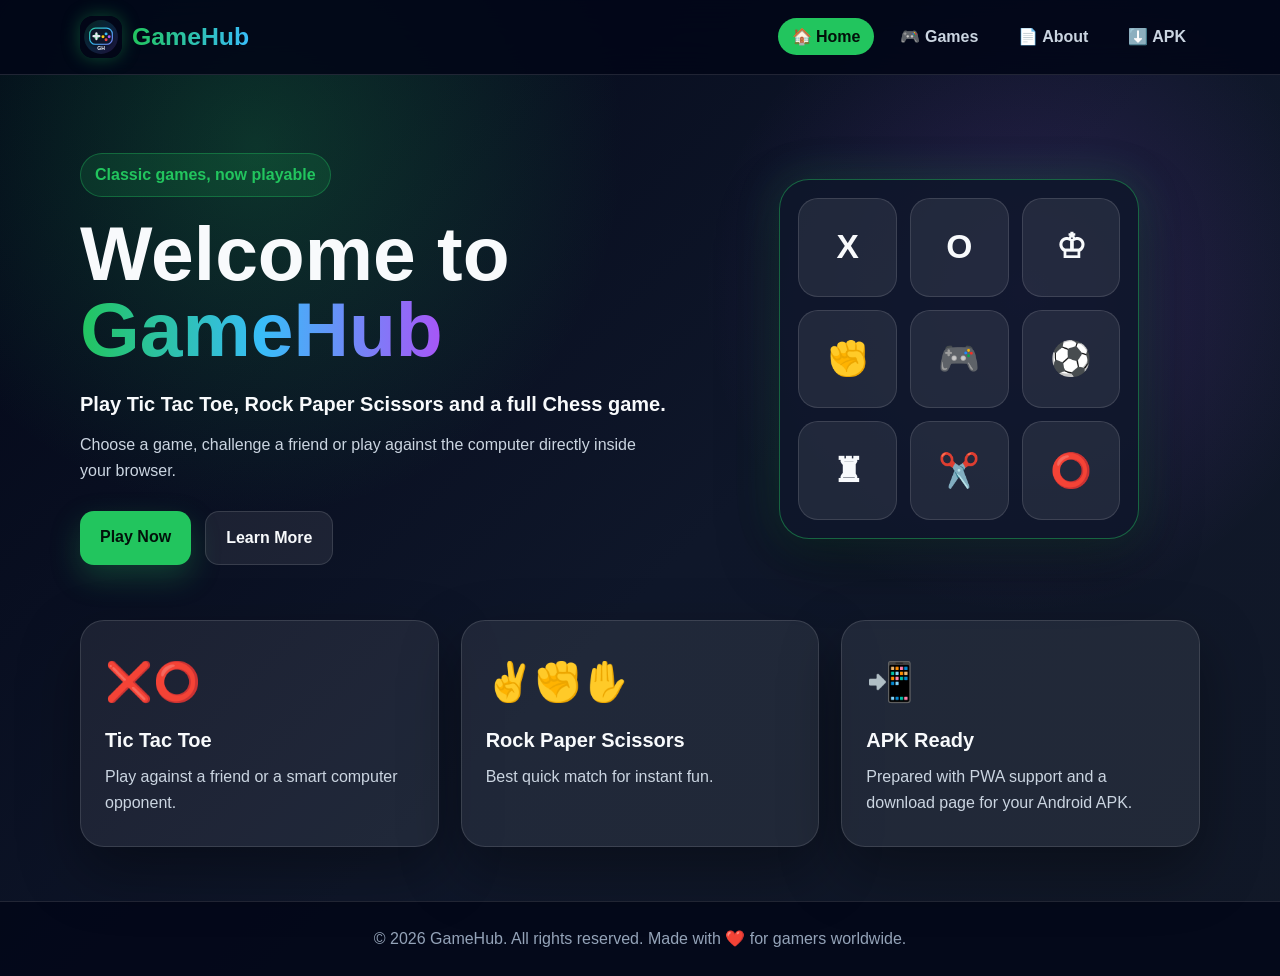
<file: index.html>
<!DOCTYPE html><html lang="en"><head>
<link rel="icon" type="image/svg+xml" href="assets/gamehub-logo.svg"><meta charset="UTF-8"><meta name="viewport" content="width=device-width, initial-scale=1.0"><title>GameHub - Play Browser Games</title><link rel="stylesheet" href="css/home.css"><script defer src="js/home.js"></script><link rel="manifest" href="manifest.json">
<meta name="theme-color" content="#22c55e">
</head><body>
<header class="site-header"><nav class="navbar"><a href="index.html" class="nav-logo"><img src="assets/gamehub-logo.svg" alt="GameHub Logo"><span>GameHub</span></a><button class="menu-toggle" aria-label="Open navigation menu"><span></span><span></span><span></span></button><ul class="nav-menu"><li><a href="index.html" class="nav-link active">🏠 Home</a></li><li><a href="games.html" class="nav-link">🎮 Games</a></li><li><a href="about.html" class="nav-link">📄 About</a></li><li><a href="download.html" class="nav-link">⬇️ APK</a></li></ul></nav></header>
<main><section class="hero"><div class="hero-text"><span class="eyebrow">Classic games, now playable</span><h1>Welcome to <span>GameHub</span></h1><p class="hero-subtitle">Play Tic Tac Toe, Rock Paper Scissors and a full Chess game.</p><p class="hero-description">Choose a game, challenge a friend or play against the computer directly inside your browser.</p><div class="hero-actions"><a href="games.html" class="btn btn-primary">Play Now</a><a href="about.html" class="btn btn-ghost">Learn More</a></div></div><div class="hero-art"><div class="board"><div>X</div><div>O</div><div>♔</div><div>✊</div><div>🎮</div><div>⚽</div><div>♜</div><div>✂️</div><div>⭕</div></div></div></section>
<section class="features"><article class="feature-card"><span>❌⭕</span><h2>Tic Tac Toe</h2><p>Play against a friend or a smart computer opponent.</p></article><article class="feature-card"><span>✌️✊✋</span><h2>Rock Paper Scissors</h2><p>Best quick match for instant fun.</p></article><article class="feature-card"><span>📲</span><h2>APK Ready</h2><p>Prepared with PWA support and a download page for your Android APK.</p></article></section></main>
<footer class="footer"><p>&copy; 2026 GameHub. All rights reserved. Made with ❤️ for gamers worldwide.</p></footer>
<script>
if ("serviceWorker" in navigator) {
  window.addEventListener("load", () => {
    navigator.serviceWorker.register("service-worker.js").catch(() => {});
  });
}
</script>

</body></html>
</file>
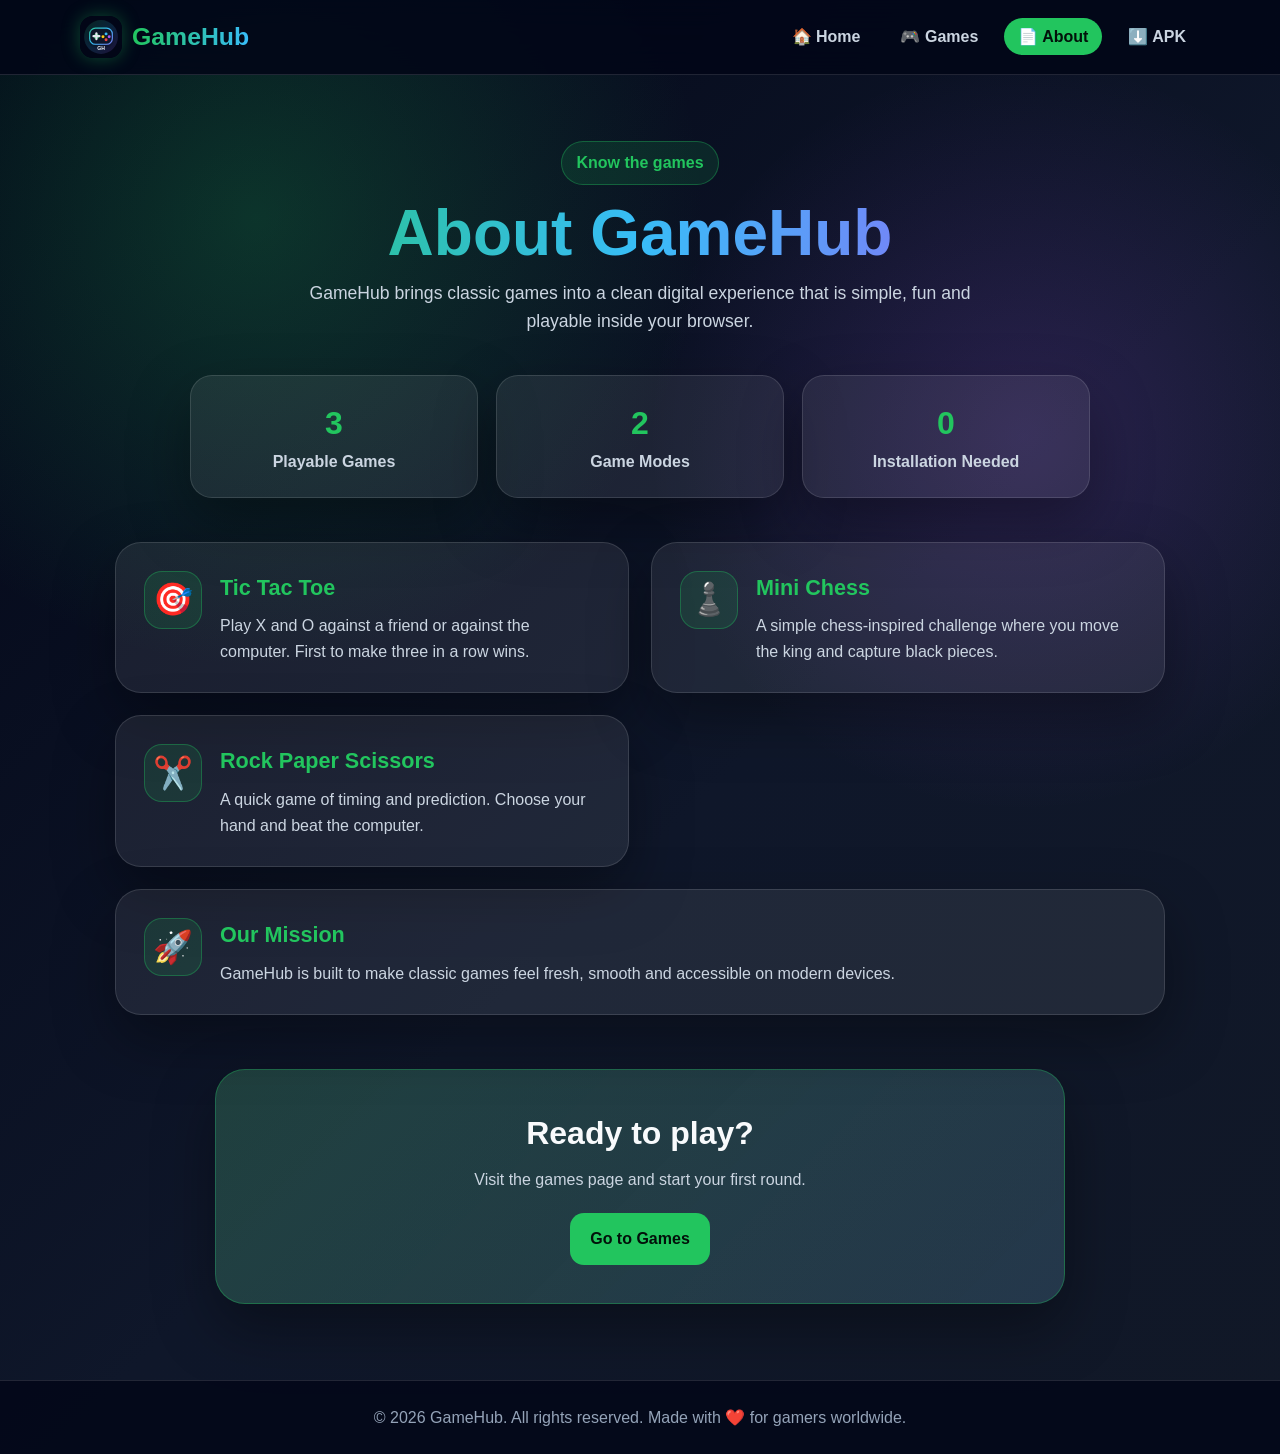
<file: about.html>
<!DOCTYPE html><html lang="en"><head>
<link rel="icon" type="image/svg+xml" href="assets/gamehub-logo.svg"><meta charset="UTF-8"><meta name="viewport" content="width=device-width, initial-scale=1.0"><title>About - GameHub</title><link rel="stylesheet" href="css/about.css"><script defer src="js/about.js"></script><link rel="manifest" href="manifest.json">
<meta name="theme-color" content="#22c55e">
</head><body>
<header class="site-header"><nav class="navbar"><a href="index.html" class="nav-logo"><img src="assets/gamehub-logo.svg" alt="GameHub Logo"><span>GameHub</span></a><button class="menu-toggle" aria-label="Open navigation menu"><span></span><span></span><span></span></button><ul class="nav-menu"><li><a href="index.html" class="nav-link">🏠 Home</a></li><li><a href="games.html" class="nav-link">🎮 Games</a></li><li><a href="about.html" class="nav-link active">📄 About</a></li><li><a href="download.html" class="nav-link">⬇️ APK</a></li></ul></nav></header>
<main><section class="about-hero"><span class="eyebrow">Know the games</span><h1>About GameHub</h1><p>GameHub brings classic games into a clean digital experience that is simple, fun and playable inside your browser.</p></section><section class="stats"><article><strong>3</strong><span>Playable Games</span></article><article><strong>2</strong><span>Game Modes</span></article><article><strong>0</strong><span>Installation Needed</span></article></section>
<section class="about-content"><article class="about-card"><div class="card-icon">🎯</div><div><h2>Tic Tac Toe</h2><p>Play X and O against a friend or against the computer. First to make three in a row wins.</p></div></article><article class="about-card"><div class="card-icon">♟️</div><div><h2>Mini Chess</h2><p>A simple chess-inspired challenge where you move the king and capture black pieces.</p></div></article><article class="about-card"><div class="card-icon">✂️</div><div><h2>Rock Paper Scissors</h2><p>A quick game of timing and prediction. Choose your hand and beat the computer.</p></div></article><article class="about-card wide"><div class="card-icon">🚀</div><div><h2>Our Mission</h2><p>GameHub is built to make classic games feel fresh, smooth and accessible on modern devices.</p></div></article></section><section class="cta"><h2>Ready to play?</h2><p>Visit the games page and start your first round.</p><a href="games.html" class="btn">Go to Games</a></section></main><button class="back-to-top" id="backToTop" aria-label="Back to top">↑</button><footer class="footer"><p>&copy; 2026 GameHub. All rights reserved. Made with ❤️ for gamers worldwide.</p></footer>
<script>
if ("serviceWorker" in navigator) {
  window.addEventListener("load", () => {
    navigator.serviceWorker.register("service-worker.js").catch(() => {});
  });
}
</script>

</body></html>
</file>
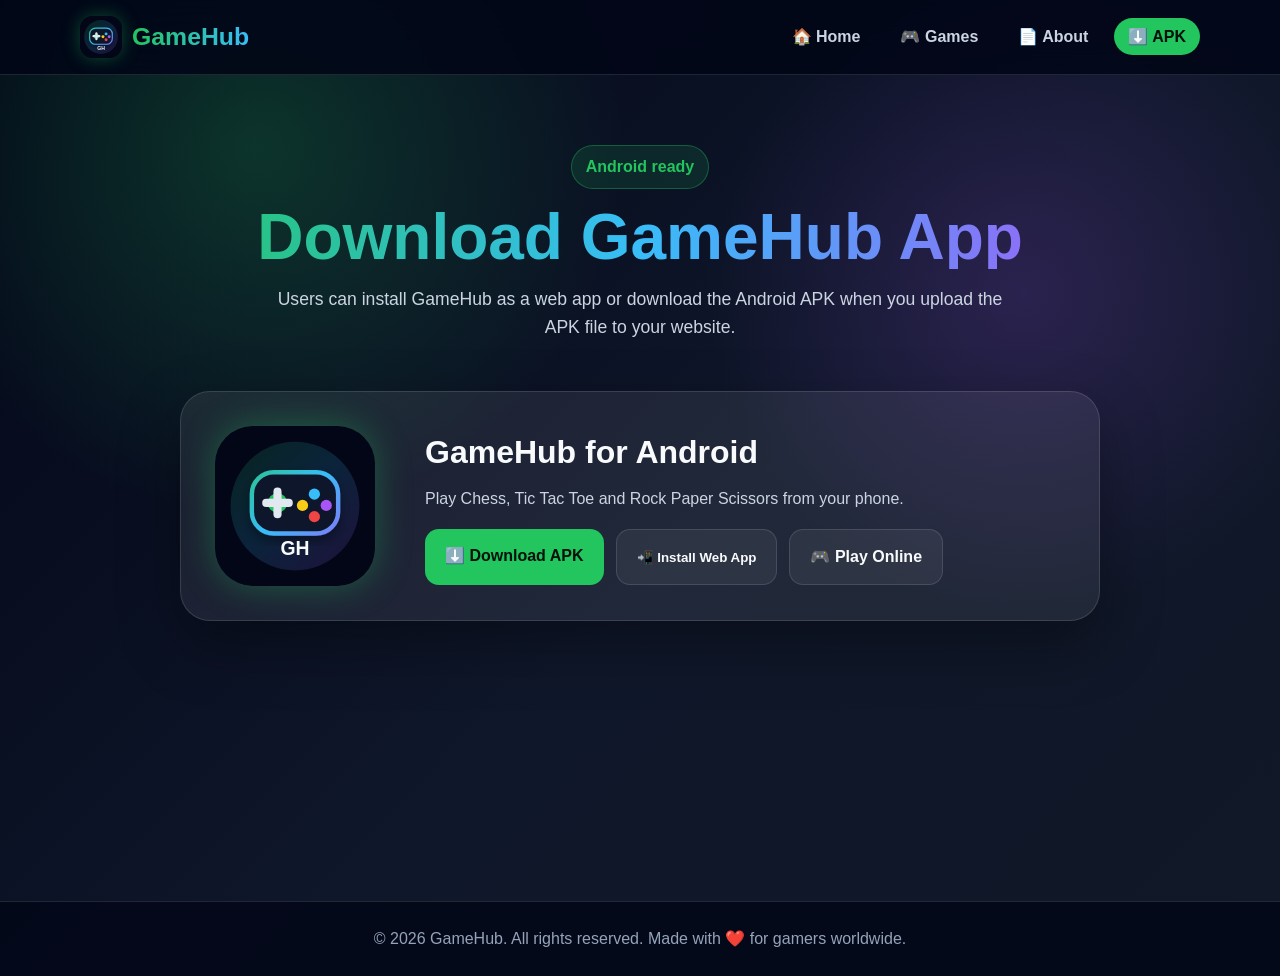
<file: download.html>
<!DOCTYPE html>
<html lang="en">
<head>
    <link rel="icon" type="image/svg+xml" href="assets/gamehub-logo.svg">
    <link rel="manifest" href="manifest.json">
    <meta name="theme-color" content="#22c55e">
    <meta charset="UTF-8">
    <meta name="viewport" content="width=device-width, initial-scale=1.0">
    <title>Download GameHub APK</title>
    <link rel="stylesheet" href="css/download.css">
    <script defer src="js/download.js"></script>
</head>
<body>
    <header class="site-header">
        <nav class="navbar">
            <a href="index.html" class="nav-logo">
                <img src="assets/gamehub-logo.svg" alt="GameHub Logo">
                <span>GameHub</span>
            </a>
            <button class="menu-toggle" aria-label="Open navigation menu"><span></span><span></span><span></span></button>
            <ul class="nav-menu">
                <li><a href="index.html" class="nav-link">🏠 Home</a></li>
                <li><a href="games.html" class="nav-link">🎮 Games</a></li>
                <li><a href="about.html" class="nav-link">📄 About</a></li>
                <li><a href="download.html" class="nav-link active">⬇️ APK</a></li>
            </ul>
        </nav>
    </header>

    <main>
        <section class="download-hero">
            <span class="eyebrow">Android ready</span>
            <h1>Download GameHub App</h1>
            <p>Users can install GameHub as a web app or download the Android APK when you upload the APK file to your website.</p>
        </section>

        <section class="download-card">
            <img class="app-icon" src="assets/gamehub-logo.svg" alt="GameHub App Logo">
            <div class="download-info">
                <h2>GameHub for Android</h2>
                <p>Play Chess, Tic Tac Toe and Rock Paper Scissors from your phone.</p>
                <div class="button-row">
                    <a class="btn btn-primary" href="downloads/GameHub.apk" download>⬇️ Download APK</a>
                    <button class="btn btn-ghost" id="pwaInstallBtn">📲 Install Web App</button>
                    <a class="btn btn-ghost" href="games.html">🎮 Play Online</a>
                </div>
            </div>
        </section>
    </main>

    <footer class="footer"><p>&copy; 2026 GameHub. All rights reserved. Made with ❤️ for gamers worldwide.</p></footer>
</body>
</html>
</file>
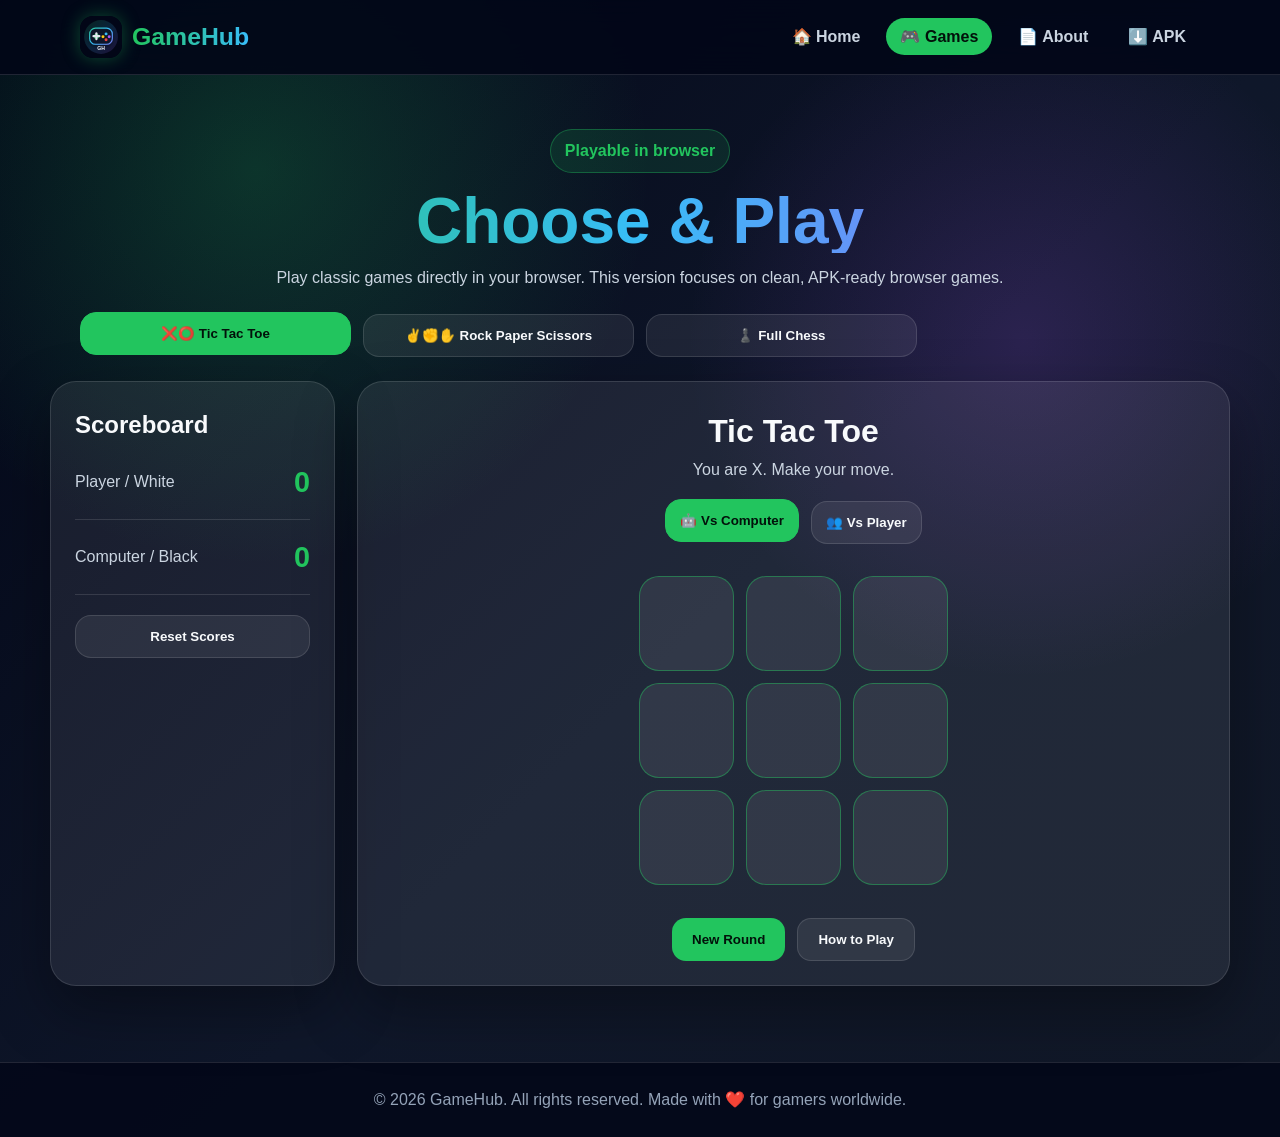
<file: games.html>
<!DOCTYPE html>
<html lang="en">
<head>
    <link rel="icon" type="image/svg+xml" href="assets/gamehub-logo.svg">
    <meta charset="UTF-8">
    <meta name="viewport" content="width=device-width, initial-scale=1.0">
    <title>Playable Games - GameHub</title>
    <link rel="stylesheet" href="css/games.css">
    <script defer src="js/games.js"></script>
<link rel="manifest" href="manifest.json">
<meta name="theme-color" content="#22c55e">
</head>
<body>
    <header class="site-header">
        <nav class="navbar">
            <a href="index.html" class="nav-logo">
                <img src="assets/gamehub-logo.svg" alt="GameHub Logo">
                <span>GameHub</span>
            </a>
            <button class="menu-toggle" aria-label="Open navigation menu"><span></span><span></span><span></span></button>
            <ul class="nav-menu">
                <li><a href="index.html" class="nav-link">🏠 Home</a></li>
                <li><a href="games.html" class="nav-link active">🎮 Games</a></li>
                <li><a href="about.html" class="nav-link">📄 About</a></li>
                <li><a href="download.html" class="nav-link">⬇️ APK</a></li>
            </ul>
        </nav>
    </header>

    <main>
        <section class="games-hero">
            <span class="eyebrow">Playable in browser</span>
            <h1>Choose & Play</h1>
            <p>Play classic games directly in your browser. This version focuses on clean, APK-ready browser games.</p>
        </section>

        <section class="game-picker">
            <button class="picker-btn active" data-game="tictactoe">❌⭕ Tic Tac Toe</button>
            <button class="picker-btn" data-game="rps">✌️✊✋ Rock Paper Scissors</button>
            <button class="picker-btn" data-game="chess">♟️ Full Chess</button>
        </section>

        <section class="play-area">
            <aside class="score-panel">
                <h2>Scoreboard</h2>
                <div class="score-row"><span>Player / White</span><strong id="playerScore">0</strong></div>
                <div class="score-row"><span>Computer / Black</span><strong id="computerScore">0</strong></div>
                <button class="small-btn" id="resetScores">Reset Scores</button>
            </aside>

            <section class="game-screen">
                <div class="game-header">
                    <h2 id="gameTitle">Tic Tac Toe</h2>
                    <p id="gameStatus">Choose a mode and start playing.</p>
                </div>

                <div class="mode-row" id="modeRow">
                    <button class="mode-btn active" data-mode="ai">🤖 Vs Computer</button>
                    <button class="mode-btn" data-mode="pvp">👥 Vs Player</button>
                </div>

                <div id="gameContainer"></div>

                <div class="controls">
                    <button class="btn btn-primary" id="newRound">New Round</button>
                    <button class="btn btn-ghost" id="howToPlayBtn">How to Play</button>
                </div>
            </section>
        </section>
    </main>

    <div class="modal hidden" id="helpModal">
        <div class="modal-box">
            <button class="close-modal" id="closeHelp">×</button>
            <h2 id="helpTitle">How to Play</h2>
            <p id="helpText"></p>
        </div>
    </div>

    <footer class="footer"><p>&copy; 2026 GameHub. All rights reserved. Made with ❤️ for gamers worldwide.</p></footer>

<script>
if ("serviceWorker" in navigator) {
  window.addEventListener("load", () => {
    navigator.serviceWorker.register("service-worker.js").catch(() => {});
  });
}
</script>

</body>
</html>
</file>
<file: css/home.css>
*{margin:0;padding:0;box-sizing:border-box}
:root{--bg:#020617;--panel:rgba(15,23,42,.86);--panel-light:rgba(255,255,255,.075);--text:#f8fafc;--muted:#cbd5e1;--green:#22c55e;--blue:#38bdf8;--purple:#a855f7;--red:#ef4444;--yellow:#facc15;--border:rgba(255,255,255,.12);--shadow:0 24px 60px rgba(0,0,0,.35)}
body{font-family:"Segoe UI",Tahoma,Geneva,Verdana,sans-serif;min-height:100vh;color:var(--text);background:radial-gradient(circle at 20% 15%,rgba(34,197,94,.22),transparent 28%),radial-gradient(circle at 80% 30%,rgba(168,85,247,.18),transparent 26%),linear-gradient(135deg,#020617,#0f172a 55%,#111827);line-height:1.6}
.site-header{position:sticky;top:0;z-index:50;background:rgba(2,6,23,.88);backdrop-filter:blur(18px);border-bottom:1px solid var(--border)}
.navbar{width:min(1120px,92%);margin:auto;min-height:74px;display:flex;align-items:center;justify-content:space-between}
.nav-logo{color:var(--text);font-size:1.55rem;font-weight:900;text-decoration:none}.nav-logo span{background:linear-gradient(90deg,var(--green),var(--blue));-webkit-background-clip:text;-webkit-text-fill-color:transparent}
.nav-menu{list-style:none;display:flex;gap:12px}.nav-link{color:var(--muted);text-decoration:none;padding:10px 14px;border-radius:999px;font-weight:800;transition:.25s}.nav-link:hover,.nav-link.active{color:#02110a;background:var(--green)}
.menu-toggle{display:none;background:transparent;border:0;cursor:pointer}.menu-toggle span{display:block;width:26px;height:3px;background:var(--text);margin:5px 0;border-radius:99px}
.footer{text-align:center;color:#94a3b8;padding:24px 10px;border-top:1px solid var(--border);background:rgba(2,6,23,.8)}
@media(max-width:720px){.menu-toggle{display:block}.nav-menu{position:absolute;top:74px;left:4%;right:4%;display:none;flex-direction:column;padding:16px;background:#020617;border:1px solid var(--border);border-radius:18px}.nav-menu.show{display:flex}}

.hero{width:min(1120px,92%);margin:auto;padding:78px 0 55px;display:grid;grid-template-columns:1.1fr .9fr;gap:50px;align-items:center}.eyebrow{display:inline-block;color:var(--green);background:rgba(34,197,94,.13);border:1px solid rgba(34,197,94,.35);padding:8px 14px;border-radius:999px;margin-bottom:18px;font-weight:900}.hero h1{font-size:clamp(2.5rem,6vw,5rem);line-height:1;margin-bottom:20px}.hero h1 span{background:linear-gradient(90deg,var(--green),var(--blue),var(--purple));-webkit-background-clip:text;-webkit-text-fill-color:transparent}.hero-subtitle{font-size:1.25rem;font-weight:700;margin-bottom:12px}.hero-description{color:var(--muted);max-width:620px;margin-bottom:28px}.hero-actions{display:flex;gap:14px;flex-wrap:wrap}.btn{border:none;border-radius:14px;padding:13px 20px;text-decoration:none;font-weight:900;cursor:pointer;transition:.25s}.btn-primary{background:var(--green);color:#02110a;box-shadow:0 12px 30px rgba(34,197,94,.25)}.btn-primary:hover{transform:translateY(-3px);background:#16a34a}.btn-ghost{color:var(--text);border:1px solid var(--border);background:var(--panel-light)}.btn-ghost:hover{transform:translateY(-3px);border-color:var(--green)}
.hero-art{display:grid;place-items:center}.board{width:min(360px,88vw);aspect-ratio:1;display:grid;grid-template-columns:repeat(3,1fr);gap:13px;padding:18px;border-radius:30px;background:var(--panel);border:1px solid rgba(34,197,94,.45);box-shadow:var(--shadow),0 0 45px rgba(34,197,94,.2);animation:float 3.2s ease-in-out infinite}.board div{display:grid;place-items:center;border-radius:20px;background:rgba(255,255,255,.08);border:1px solid var(--border);font-size:2.1rem;font-weight:900}@keyframes float{50%{transform:translateY(-13px)}}.features{width:min(1120px,92%);margin:0 auto 76px;display:grid;grid-template-columns:repeat(3,1fr);gap:22px}.feature-card{background:var(--panel-light);border:1px solid var(--border);padding:30px 24px;border-radius:24px;box-shadow:var(--shadow);transition:.25s}.feature-card:hover{transform:translateY(-8px);border-color:rgba(34,197,94,.65);background:rgba(34,197,94,.1)}.feature-card span{font-size:2.4rem}.feature-card h2{margin:12px 0 8px;font-size:1.25rem}.feature-card p{color:var(--muted)}@media(max-width:820px){.hero{grid-template-columns:1fr;text-align:center;padding-top:52px}.hero-actions{justify-content:center}.features{grid-template-columns:1fr}}


.nav-logo{display:flex;align-items:center;gap:10px}
.nav-logo img{width:42px;height:42px;border-radius:13px;box-shadow:0 0 18px rgba(34,197,94,.35)}
@media(max-width:520px){.nav-logo img{width:36px;height:36px}}


/* =========================================================
   FULL PAGE PHONE FIX - ADDED
   Makes every page fill the phone screen properly.
   ========================================================= */
html,
body {
  width: 100%;
  min-height: 100%;
  margin: 0;
  padding: 0;
  overflow-x: hidden;
}

body {
  min-height: 100vh;
  min-height: 100dvh;
}

body > main {
  width: 100%;
  min-height: calc(100dvh - 74px);
}

img,
video,
canvas,
svg {
  max-width: 100%;
}

.site-header {
  width: 100%;
}

@media (max-width: 768px) {
  html,
  body {
    width: 100vw;
    min-height: 100dvh;
  }

  .navbar,
  .hero,
  .features,
  .about-hero,
  .stats,
  .about-content,
  .cta,
  .games-hero,
  .game-picker,
  .play-area,
  .download-hero,
  .download-card,
  .steps {
    width: 100%;
    max-width: 100%;
  }

  .navbar {
    padding-left: 14px;
    padding-right: 14px;
  }

  main {
    width: 100%;
  }

  .hero,
  .features,
  .about-hero,
  .stats,
  .about-content,
  .cta,
  .games-hero,
  .game-picker,
  .play-area,
  .download-hero,
  .download-card,
  .steps {
    padding-left: 14px;
    padding-right: 14px;
  }

  .hero,
  .features,
  .stats,
  .about-content,
  .game-picker,
  .play-area,
  .download-card,
  .steps {
    display: grid;
    grid-template-columns: 1fr !important;
  }

  .hero {
    min-height: calc(100dvh - 74px);
    align-content: center;
  }

  .play-area {
    width: 100%;
    margin-left: 0;
    margin-right: 0;
  }

  .game-screen,
  .score-panel,
  .download-card,
  .about-card,
  .feature-card,
  .cta {
    width: 100%;
  }

  .ttt-board {
    grid-template-columns: repeat(3, minmax(76px, 1fr));
    width: min(100%, 330px);
  }

  .ttt-cell {
    width: 100%;
    aspect-ratio: 1 / 1;
    height: auto;
  }

  .chess-layout {
    grid-template-columns: 1fr !important;
  }

  .chess-board-wrap {
    width: 100%;
    overflow-x: auto;
  }

  .chess-board {
    transform-origin: top center;
  }

  .choice-btn {
    width: min(30vw, 110px);
    height: min(30vw, 110px);
  }

  .footer {
    width: 100%;
  }
}
</file>
<file: css/about.css>
*{margin:0;padding:0;box-sizing:border-box}
:root{--bg:#020617;--panel:rgba(15,23,42,.86);--panel-light:rgba(255,255,255,.075);--text:#f8fafc;--muted:#cbd5e1;--green:#22c55e;--blue:#38bdf8;--purple:#a855f7;--red:#ef4444;--yellow:#facc15;--border:rgba(255,255,255,.12);--shadow:0 24px 60px rgba(0,0,0,.35)}
body{font-family:"Segoe UI",Tahoma,Geneva,Verdana,sans-serif;min-height:100vh;color:var(--text);background:radial-gradient(circle at 20% 15%,rgba(34,197,94,.22),transparent 28%),radial-gradient(circle at 80% 30%,rgba(168,85,247,.18),transparent 26%),linear-gradient(135deg,#020617,#0f172a 55%,#111827);line-height:1.6}
.site-header{position:sticky;top:0;z-index:50;background:rgba(2,6,23,.88);backdrop-filter:blur(18px);border-bottom:1px solid var(--border)}
.navbar{width:min(1120px,92%);margin:auto;min-height:74px;display:flex;align-items:center;justify-content:space-between}
.nav-logo{color:var(--text);font-size:1.55rem;font-weight:900;text-decoration:none}.nav-logo span{background:linear-gradient(90deg,var(--green),var(--blue));-webkit-background-clip:text;-webkit-text-fill-color:transparent}
.nav-menu{list-style:none;display:flex;gap:12px}.nav-link{color:var(--muted);text-decoration:none;padding:10px 14px;border-radius:999px;font-weight:800;transition:.25s}.nav-link:hover,.nav-link.active{color:#02110a;background:var(--green)}
.menu-toggle{display:none;background:transparent;border:0;cursor:pointer}.menu-toggle span{display:block;width:26px;height:3px;background:var(--text);margin:5px 0;border-radius:99px}
.footer{text-align:center;color:#94a3b8;padding:24px 10px;border-top:1px solid var(--border);background:rgba(2,6,23,.8)}
@media(max-width:720px){.menu-toggle{display:block}.nav-menu{position:absolute;top:74px;left:4%;right:4%;display:none;flex-direction:column;padding:16px;background:#020617;border:1px solid var(--border);border-radius:18px}.nav-menu.show{display:flex}}

.eyebrow{display:inline-block;color:var(--green);background:rgba(34,197,94,.13);border:1px solid rgba(34,197,94,.35);padding:8px 14px;border-radius:999px;margin-bottom:16px;font-weight:900}.about-hero{width:min(1000px,92%);margin:auto;padding:66px 0 30px;text-align:center}.about-hero h1{font-size:clamp(2.3rem,5vw,4.2rem);line-height:1;margin-bottom:14px;background:linear-gradient(90deg,var(--green),var(--blue),var(--purple));-webkit-background-clip:text;-webkit-text-fill-color:transparent}.about-hero p{color:var(--muted);font-size:1.1rem;max-width:720px;margin:auto}.stats{width:min(900px,92%);margin:10px auto 44px;display:grid;grid-template-columns:repeat(3,1fr);gap:18px}.stats article{padding:22px;border-radius:22px;text-align:center;background:var(--panel-light);border:1px solid var(--border);box-shadow:var(--shadow)}.stats strong{display:block;font-size:2rem;color:var(--green)}.stats span{color:var(--muted);font-weight:800}.about-content{width:min(1050px,92%);margin:0 auto 54px;display:grid;grid-template-columns:repeat(2,1fr);gap:22px}.about-card{display:flex;gap:18px;align-items:flex-start;padding:28px;border-radius:26px;background:var(--panel-light);border:1px solid var(--border);box-shadow:var(--shadow);transition:.25s;opacity:0;transform:translateY(20px)}.about-card.show{opacity:1;transform:translateY(0)}.about-card:hover{transform:translateY(-8px);border-color:rgba(34,197,94,.68);background:rgba(34,197,94,.1)}.about-card.wide{grid-column:1/-1}.card-icon{width:58px;height:58px;flex:0 0 58px;display:grid;place-items:center;font-size:2rem;border-radius:18px;background:rgba(34,197,94,.13);border:1px solid rgba(34,197,94,.35)}.about-card h2{color:var(--green);margin-bottom:8px;font-size:1.35rem}.about-card p{color:var(--muted)}.cta{width:min(850px,92%);margin:0 auto 76px;text-align:center;padding:38px 24px;border-radius:30px;background:linear-gradient(135deg,rgba(34,197,94,.16),rgba(56,189,248,.1)),var(--panel-light);border:1px solid rgba(34,197,94,.35);box-shadow:var(--shadow)}.cta h2{font-size:2rem;margin-bottom:8px}.cta p{color:var(--muted);margin-bottom:20px}.btn{display:inline-block;padding:13px 20px;border-radius:14px;background:var(--green);color:#02110a;text-decoration:none;font-weight:900;transition:.25s}.btn:hover{transform:translateY(-3px);background:#16a34a}.back-to-top{position:fixed;right:22px;bottom:22px;width:44px;height:44px;border:0;border-radius:50%;cursor:pointer;color:#02110a;background:var(--green);font-size:1.3rem;font-weight:900;box-shadow:0 14px 35px rgba(0,0,0,.35);opacity:0;pointer-events:none;transition:.25s}.back-to-top.show{opacity:1;pointer-events:auto}@media(max-width:820px){.stats,.about-content{grid-template-columns:1fr}.about-card.wide{grid-column:auto}}@media(max-width:520px){.about-card{flex-direction:column}}


.nav-logo{display:flex;align-items:center;gap:10px}
.nav-logo img{width:42px;height:42px;border-radius:13px;box-shadow:0 0 18px rgba(34,197,94,.35)}
@media(max-width:520px){.nav-logo img{width:36px;height:36px}}


/* =========================================================
   FULL PAGE PHONE FIX - ADDED
   Makes every page fill the phone screen properly.
   ========================================================= */
html,
body {
  width: 100%;
  min-height: 100%;
  margin: 0;
  padding: 0;
  overflow-x: hidden;
}

body {
  min-height: 100vh;
  min-height: 100dvh;
}

body > main {
  width: 100%;
  min-height: calc(100dvh - 74px);
}

img,
video,
canvas,
svg {
  max-width: 100%;
}

.site-header {
  width: 100%;
}

@media (max-width: 768px) {
  html,
  body {
    width: 100vw;
    min-height: 100dvh;
  }

  .navbar,
  .hero,
  .features,
  .about-hero,
  .stats,
  .about-content,
  .cta,
  .games-hero,
  .game-picker,
  .play-area,
  .download-hero,
  .download-card,
  .steps {
    width: 100%;
    max-width: 100%;
  }

  .navbar {
    padding-left: 14px;
    padding-right: 14px;
  }

  main {
    width: 100%;
  }

  .hero,
  .features,
  .about-hero,
  .stats,
  .about-content,
  .cta,
  .games-hero,
  .game-picker,
  .play-area,
  .download-hero,
  .download-card,
  .steps {
    padding-left: 14px;
    padding-right: 14px;
  }

  .hero,
  .features,
  .stats,
  .about-content,
  .game-picker,
  .play-area,
  .download-card,
  .steps {
    display: grid;
    grid-template-columns: 1fr !important;
  }

  .hero {
    min-height: calc(100dvh - 74px);
    align-content: center;
  }

  .play-area {
    width: 100%;
    margin-left: 0;
    margin-right: 0;
  }

  .game-screen,
  .score-panel,
  .download-card,
  .about-card,
  .feature-card,
  .cta {
    width: 100%;
  }

  .ttt-board {
    grid-template-columns: repeat(3, minmax(76px, 1fr));
    width: min(100%, 330px);
  }

  .ttt-cell {
    width: 100%;
    aspect-ratio: 1 / 1;
    height: auto;
  }

  .chess-layout {
    grid-template-columns: 1fr !important;
  }

  .chess-board-wrap {
    width: 100%;
    overflow-x: auto;
  }

  .chess-board {
    transform-origin: top center;
  }

  .choice-btn {
    width: min(30vw, 110px);
    height: min(30vw, 110px);
  }

  .footer {
    width: 100%;
  }
}
</file>
<file: css/download.css>
*{margin:0;padding:0;box-sizing:border-box}
:root{--bg:#020617;--panel:rgba(15,23,42,.86);--panel-light:rgba(255,255,255,.075);--text:#f8fafc;--muted:#cbd5e1;--green:#22c55e;--blue:#38bdf8;--purple:#a855f7;--red:#ef4444;--yellow:#facc15;--border:rgba(255,255,255,.12);--shadow:0 24px 60px rgba(0,0,0,.35)}
body{font-family:"Segoe UI",Tahoma,Geneva,Verdana,sans-serif;min-height:100vh;color:var(--text);background:radial-gradient(circle at 20% 15%,rgba(34,197,94,.22),transparent 28%),radial-gradient(circle at 80% 30%,rgba(168,85,247,.18),transparent 26%),linear-gradient(135deg,#020617,#0f172a 55%,#111827);line-height:1.6}
.site-header{position:sticky;top:0;z-index:50;background:rgba(2,6,23,.88);backdrop-filter:blur(18px);border-bottom:1px solid var(--border)}
.navbar{width:min(1120px,92%);margin:auto;min-height:74px;display:flex;align-items:center;justify-content:space-between}
.nav-logo{color:var(--text);font-size:1.55rem;font-weight:900;text-decoration:none;display:flex;align-items:center;gap:10px}
.nav-logo img{width:42px;height:42px;border-radius:13px;box-shadow:0 0 18px rgba(34,197,94,.35)}
.nav-logo span{background:linear-gradient(90deg,var(--green),var(--blue));-webkit-background-clip:text;-webkit-text-fill-color:transparent}
.nav-menu{list-style:none;display:flex;gap:12px}.nav-link{color:var(--muted);text-decoration:none;padding:10px 14px;border-radius:999px;font-weight:800;transition:.25s}.nav-link:hover,.nav-link.active{color:#02110a;background:var(--green)}
.menu-toggle{display:none;background:transparent;border:0;cursor:pointer}.menu-toggle span{display:block;width:26px;height:3px;background:var(--text);margin:5px 0;border-radius:99px}
.download-hero{width:min(1050px,92%);margin:auto;padding:70px 0 30px;text-align:center}.eyebrow{display:inline-block;color:var(--green);background:rgba(34,197,94,.13);border:1px solid rgba(34,197,94,.35);padding:8px 14px;border-radius:999px;margin-bottom:16px;font-weight:900}.download-hero h1{font-size:clamp(2.3rem,5vw,4.4rem);line-height:1;margin-bottom:16px;background:linear-gradient(90deg,var(--green),var(--blue),var(--purple));-webkit-background-clip:text;-webkit-text-fill-color:transparent}.download-hero p{color:var(--muted);font-size:1.1rem;max-width:760px;margin:auto}
.download-card{width:min(920px,92%);margin:20px auto 70px;padding:34px;border-radius:30px;background:var(--panel-light);border:1px solid var(--border);box-shadow:var(--shadow);display:grid;grid-template-columns:180px 1fr;gap:30px;align-items:center}.app-icon{width:160px;height:160px;border-radius:38px;box-shadow:0 0 35px rgba(34,197,94,.35)}.download-info h2{font-size:2rem;margin-bottom:8px}.download-info p{color:var(--muted);margin-bottom:18px}.button-row{display:flex;gap:12px;flex-wrap:wrap}.btn{border:none;border-radius:14px;padding:14px 20px;text-decoration:none;font-weight:900;cursor:pointer;transition:.25s;display:inline-block}.btn-primary{background:var(--green);color:#02110a}.btn-primary:hover{background:#16a34a;transform:translateY(-3px)}.btn-ghost{color:var(--text);border:1px solid var(--border);background:rgba(255,255,255,.06)}.btn-ghost:hover{border-color:var(--green);transform:translateY(-3px)}
.notice{margin-top:18px;padding:15px 16px;border-radius:18px;border:1px solid rgba(250,204,21,.35);background:rgba(250,204,21,.09);color:#fde68a}.steps{width:min(920px,92%);margin:0 auto 70px;display:grid;grid-template-columns:repeat(3,1fr);gap:20px}.step{padding:24px;border-radius:24px;background:var(--panel-light);border:1px solid var(--border);box-shadow:var(--shadow)}.step span{display:grid;place-items:center;width:44px;height:44px;border-radius:50%;background:var(--green);color:#02110a;font-weight:900;margin-bottom:12px}.step h3{margin-bottom:8px}.step p{color:var(--muted)}.footer{text-align:center;color:#94a3b8;padding:24px 10px;border-top:1px solid var(--border);background:rgba(2,6,23,.8)}
@media(max-width:820px){.menu-toggle{display:block}.nav-menu{position:absolute;top:74px;left:4%;right:4%;display:none;flex-direction:column;padding:16px;background:#020617;border:1px solid var(--border);border-radius:18px}.nav-menu.show{display:flex}.download-card{grid-template-columns:1fr;text-align:center}.app-icon{margin:auto}.button-row{justify-content:center}.steps{grid-template-columns:1fr}.nav-logo img{width:36px;height:36px}}


/* =========================================================
   FULL PAGE PHONE FIX - ADDED
   Makes every page fill the phone screen properly.
   ========================================================= */
html,
body {
  width: 100%;
  min-height: 100%;
  margin: 0;
  padding: 0;
  overflow-x: hidden;
}

body {
  min-height: 100vh;
  min-height: 100dvh;
}

body > main {
  width: 100%;
  min-height: calc(100dvh - 74px);
}

img,
video,
canvas,
svg {
  max-width: 100%;
}

.site-header {
  width: 100%;
}

@media (max-width: 768px) {
  html,
  body {
    width: 100vw;
    min-height: 100dvh;
  }

  .navbar,
  .hero,
  .features,
  .about-hero,
  .stats,
  .about-content,
  .cta,
  .games-hero,
  .game-picker,
  .play-area,
  .download-hero,
  .download-card,
  .steps {
    width: 100%;
    max-width: 100%;
  }

  .navbar {
    padding-left: 14px;
    padding-right: 14px;
  }

  main {
    width: 100%;
  }

  .hero,
  .features,
  .about-hero,
  .stats,
  .about-content,
  .cta,
  .games-hero,
  .game-picker,
  .play-area,
  .download-hero,
  .download-card,
  .steps {
    padding-left: 14px;
    padding-right: 14px;
  }

  .hero,
  .features,
  .stats,
  .about-content,
  .game-picker,
  .play-area,
  .download-card,
  .steps {
    display: grid;
    grid-template-columns: 1fr !important;
  }

  .hero {
    min-height: calc(100dvh - 74px);
    align-content: center;
  }

  .play-area {
    width: 100%;
    margin-left: 0;
    margin-right: 0;
  }

  .game-screen,
  .score-panel,
  .download-card,
  .about-card,
  .feature-card,
  .cta {
    width: 100%;
  }

  .ttt-board {
    grid-template-columns: repeat(3, minmax(76px, 1fr));
    width: min(100%, 330px);
  }

  .ttt-cell {
    width: 100%;
    aspect-ratio: 1 / 1;
    height: auto;
  }

  .chess-layout {
    grid-template-columns: 1fr !important;
  }

  .chess-board-wrap {
    width: 100%;
    overflow-x: auto;
  }

  .chess-board {
    transform-origin: top center;
  }

  .choice-btn {
    width: min(30vw, 110px);
    height: min(30vw, 110px);
  }

  .footer {
    width: 100%;
  }
}
</file>
<file: css/games.css>
*{margin:0;padding:0;box-sizing:border-box}
:root{--bg:#020617;--panel:rgba(15,23,42,.86);--panel-light:rgba(255,255,255,.075);--text:#f8fafc;--muted:#cbd5e1;--green:#22c55e;--blue:#38bdf8;--purple:#a855f7;--red:#ef4444;--yellow:#facc15;--border:rgba(255,255,255,.12);--shadow:0 24px 60px rgba(0,0,0,.35)}
body{font-family:"Segoe UI",Tahoma,Geneva,Verdana,sans-serif;min-height:100vh;color:var(--text);background:radial-gradient(circle at 20% 15%,rgba(34,197,94,.22),transparent 28%),radial-gradient(circle at 80% 30%,rgba(168,85,247,.18),transparent 26%),linear-gradient(135deg,#020617,#0f172a 55%,#111827);line-height:1.6}
.site-header{position:sticky;top:0;z-index:50;background:rgba(2,6,23,.88);backdrop-filter:blur(18px);border-bottom:1px solid var(--border)}
.navbar{width:min(1120px,92%);margin:auto;min-height:74px;display:flex;align-items:center;justify-content:space-between}
.nav-logo{color:var(--text);font-size:1.55rem;font-weight:900;text-decoration:none;display:flex;align-items:center;gap:10px}
.nav-logo img{width:42px;height:42px;border-radius:13px;box-shadow:0 0 18px rgba(34,197,94,.35)}
.nav-logo span{background:linear-gradient(90deg,var(--green),var(--blue));-webkit-background-clip:text;-webkit-text-fill-color:transparent}
.nav-menu{list-style:none;display:flex;gap:12px}.nav-link{color:var(--muted);text-decoration:none;padding:10px 14px;border-radius:999px;font-weight:800;transition:.25s}.nav-link:hover,.nav-link.active{color:#02110a;background:var(--green)}
.menu-toggle{display:none;background:transparent;border:0;cursor:pointer}.menu-toggle span{display:block;width:26px;height:3px;background:var(--text);margin:5px 0;border-radius:99px}
.games-hero{width:min(1120px,92%);margin:auto;padding:54px 0 24px;text-align:center}.eyebrow{display:inline-block;color:var(--green);background:rgba(34,197,94,.13);border:1px solid rgba(34,197,94,.35);padding:8px 14px;border-radius:999px;margin-bottom:16px;font-weight:900}.games-hero h1{font-size:clamp(2.2rem,5vw,4rem);line-height:1;margin-bottom:12px;background:linear-gradient(90deg,var(--green),var(--blue),var(--purple));-webkit-background-clip:text;-webkit-text-fill-color:transparent}.games-hero p{color:var(--muted)}
.game-picker{width:min(1120px,92%);margin:0 auto 24px;display:grid;grid-template-columns:repeat(4,1fr);gap:12px}.picker-btn,.mode-btn,.small-btn{border:1px solid var(--border);background:var(--panel-light);color:var(--text);border-radius:16px;padding:13px 14px;font-weight:900;cursor:pointer;transition:.25s}.picker-btn:hover,.picker-btn.active,.mode-btn:hover,.mode-btn.active{background:var(--green);color:#02110a;border-color:var(--green);transform:translateY(-2px)}
.play-area{width:min(1180px,94%);margin:0 auto 76px;display:grid;grid-template-columns:285px 1fr;gap:22px}.score-panel,.game-screen{background:var(--panel-light);border:1px solid var(--border);border-radius:26px;padding:24px;box-shadow:var(--shadow)}
.score-row{display:flex;justify-content:space-between;align-items:center;padding:14px 0;border-bottom:1px solid var(--border);color:var(--muted);gap:14px}.score-row strong{color:var(--green);font-size:1.8rem}.small-btn{width:100%;margin-top:20px}.small-btn:hover{background:var(--red);border-color:var(--red)}
.game-header{text-align:center;margin-bottom:18px}.game-header h2{font-size:2rem}.game-header p{color:var(--muted)}.mode-row{display:flex;justify-content:center;gap:12px;flex-wrap:wrap;margin-bottom:22px}.controls{display:flex;justify-content:center;gap:12px;margin-top:22px;flex-wrap:wrap}.btn{border:none;border-radius:14px;padding:13px 20px;text-decoration:none;font-weight:900;cursor:pointer;transition:.25s}.btn-primary{background:var(--green);color:#02110a}.btn-primary:hover{background:#16a34a;transform:translateY(-3px)}.btn-ghost{color:var(--text);border:1px solid var(--border);background:var(--panel-light)}.btn-ghost:hover{border-color:var(--green);transform:translateY(-3px)}
#gameContainer{min-height:330px;display:grid;place-items:center}

/* TIC TAC TOE */
.ttt-board{display:grid;grid-template-columns:repeat(3,95px);gap:12px}.ttt-cell{width:95px;height:95px;border:1px solid rgba(34,197,94,.45);border-radius:20px;background:rgba(255,255,255,.08);color:var(--text);font-size:2.8rem;font-weight:900;cursor:pointer;transition:.2s}.ttt-cell:hover{background:rgba(34,197,94,.15);transform:scale(1.04)}

/* ROCK PAPER SCISSORS */
.rps-wrap,.penalty-wrap,.chess-wrap{text-align:center;width:100%}.choices{display:flex;justify-content:center;gap:16px;flex-wrap:wrap;margin:18px 0}.choice-btn{width:120px;height:120px;border:1px solid var(--border);border-radius:28px;background:rgba(255,255,255,.08);color:var(--text);font-size:3.4rem;cursor:pointer;transition:.25s}.choice-btn span{display:block;font-size:.82rem;font-weight:900;margin-top:6px}.choice-btn:hover{transform:translateY(-7px);border-color:var(--green);background:rgba(34,197,94,.13)}
.hand-display{display:flex;justify-content:center;align-items:center;gap:22px;flex-wrap:wrap;margin:14px auto 8px}.hand-card{min-width:145px;padding:18px;border-radius:22px;background:rgba(255,255,255,.06);border:1px solid var(--border)}.hand-card strong{display:block;color:var(--green);margin-bottom:6px}.big-hand{font-size:4rem;line-height:1}.versus{font-weight:900;color:var(--yellow);font-size:1.3rem}.result-box{margin-top:16px;padding:18px;border-radius:20px;background:rgba(255,255,255,.06);border:1px solid var(--border);color:var(--muted);font-weight:800}




/* FULL CHESS */
.chess-layout{display:grid;grid-template-columns:1fr 230px;gap:22px;align-items:start;width:100%}.chess-board-wrap{overflow:auto;padding:8px}.chess-board{display:grid;grid-template-columns:repeat(8,64px);width:max-content;margin:auto;border:8px solid #6b3f1d;border-radius:14px;overflow:hidden;box-shadow:0 18px 40px rgba(0,0,0,.35)}
.chess-cell{width:64px;height:64px;display:grid;place-items:center;font-size:2.45rem;cursor:pointer;border:0;position:relative;transition:.15s;font-family:"Segoe UI Symbol","Noto Color Emoji","Arial",sans-serif}.chess-cell.light{background:#f0d9b5;color:#1f2937}.chess-cell.dark{background:#b58863;color:#111827}.chess-cell.selected{outline:4px solid #22c55e;outline-offset:-4px}.chess-cell.legal::after{content:"";width:18px;height:18px;border-radius:50%;background:rgba(34,197,94,.75);position:absolute}.chess-cell.capture::after{content:"";position:absolute;inset:6px;border:4px solid rgba(239,68,68,.75);border-radius:50%}.chess-cell.in-check{box-shadow:inset 0 0 0 5px rgba(239,68,68,.8)}
.chess-side{background:rgba(255,255,255,.06);border:1px solid var(--border);border-radius:20px;padding:16px;text-align:left}.chess-side h3{color:var(--green);margin-bottom:8px}.turn-pill{display:inline-block;margin:8px 0 14px;padding:8px 12px;border-radius:999px;background:rgba(34,197,94,.14);border:1px solid rgba(34,197,94,.35);font-weight:900}.captured{min-height:50px;color:var(--muted);font-size:1.35rem;line-height:1.7}.chess-help{color:var(--muted);font-size:.92rem;margin-top:14px}.promotion-box{margin-top:12px;display:none;gap:8px;flex-wrap:wrap}.promotion-box.show{display:flex}.promotion-box button{border:1px solid var(--border);background:rgba(255,255,255,.08);color:var(--text);border-radius:12px;padding:8px 10px;font-size:1.4rem;cursor:pointer}

.modal{position:fixed;inset:0;display:grid;place-items:center;padding:20px;background:rgba(2,6,23,.84);backdrop-filter:blur(10px);z-index:100}.hidden{display:none}.modal-box{width:min(500px,100%);position:relative;padding:34px;border-radius:26px;background:#0f172a;border:1px solid rgba(34,197,94,.45);box-shadow:0 0 50px rgba(34,197,94,.22);text-align:center}.close-modal{position:absolute;top:14px;right:16px;width:36px;height:36px;border:0;border-radius:50%;cursor:pointer;background:rgba(255,255,255,.08);color:var(--text);font-size:1.4rem}.modal-box p{color:var(--muted)}
.footer{text-align:center;color:#94a3b8;padding:24px 10px;border-top:1px solid var(--border);background:rgba(2,6,23,.8)}
@media(max-width:1050px){.chess-layout{grid-template-columns:1fr}.chess-side{text-align:center}.play-area{grid-template-columns:1fr}.game-picker{grid-template-columns:repeat(2,1fr)}}
@media(max-width:720px){.menu-toggle{display:block}.nav-menu{position:absolute;top:74px;left:4%;right:4%;display:none;flex-direction:column;padding:16px;background:#020617;border:1px solid var(--border);border-radius:18px}.nav-menu.show{display:flex}.game-picker{grid-template-columns:1fr}.ttt-board{grid-template-columns:repeat(3,78px)}.ttt-cell{width:78px;height:78px}.choice-btn{width:96px;height:96px;font-size:2.8rem}.chess-board{grid-template-columns:repeat(8,44px);border-width:5px}.chess-cell{width:44px;height:44px;font-size:1.75rem}.nav-logo img{width:36px;height:36px}}


/* =========================================================
   FULL PAGE PHONE FIX - ADDED
   Makes every page fill the phone screen properly.
   ========================================================= */
html,
body {
  width: 100%;
  min-height: 100%;
  margin: 0;
  padding: 0;
  overflow-x: hidden;
}

body {
  min-height: 100vh;
  min-height: 100dvh;
}

body > main {
  width: 100%;
  min-height: calc(100dvh - 74px);
}

img,
video,
canvas,
svg {
  max-width: 100%;
}

.site-header {
  width: 100%;
}

@media (max-width: 768px) {
  html,
  body {
    width: 100vw;
    min-height: 100dvh;
  }

  .navbar,
  .hero,
  .features,
  .about-hero,
  .stats,
  .about-content,
  .cta,
  .games-hero,
  .game-picker,
  .play-area,
  .download-hero,
  .download-card,
  .steps {
    width: 100%;
    max-width: 100%;
  }

  .navbar {
    padding-left: 14px;
    padding-right: 14px;
  }

  main {
    width: 100%;
  }

  .hero,
  .features,
  .about-hero,
  .stats,
  .about-content,
  .cta,
  .games-hero,
  .game-picker,
  .play-area,
  .download-hero,
  .download-card,
  .steps {
    padding-left: 14px;
    padding-right: 14px;
  }

  .hero,
  .features,
  .stats,
  .about-content,
  .game-picker,
  .play-area,
  .download-card,
  .steps {
    display: grid;
    grid-template-columns: 1fr !important;
  }

  .hero {
    min-height: calc(100dvh - 74px);
    align-content: center;
  }

  .play-area {
    width: 100%;
    margin-left: 0;
    margin-right: 0;
  }

  .game-screen,
  .score-panel,
  .download-card,
  .about-card,
  .feature-card,
  .cta {
    width: 100%;
  }

  .ttt-board {
    grid-template-columns: repeat(3, minmax(76px, 1fr));
    width: min(100%, 330px);
  }

  .ttt-cell {
    width: 100%;
    aspect-ratio: 1 / 1;
    height: auto;
  }

  .chess-layout {
    grid-template-columns: 1fr !important;
  }

  .chess-board-wrap {
    width: 100%;
    overflow-x: auto;
  }

  .chess-board {
    transform-origin: top center;
  }

  .choice-btn {
    width: min(30vw, 110px);
    height: min(30vw, 110px);
  }

  .footer {
    width: 100%;
  }
}
</file>
